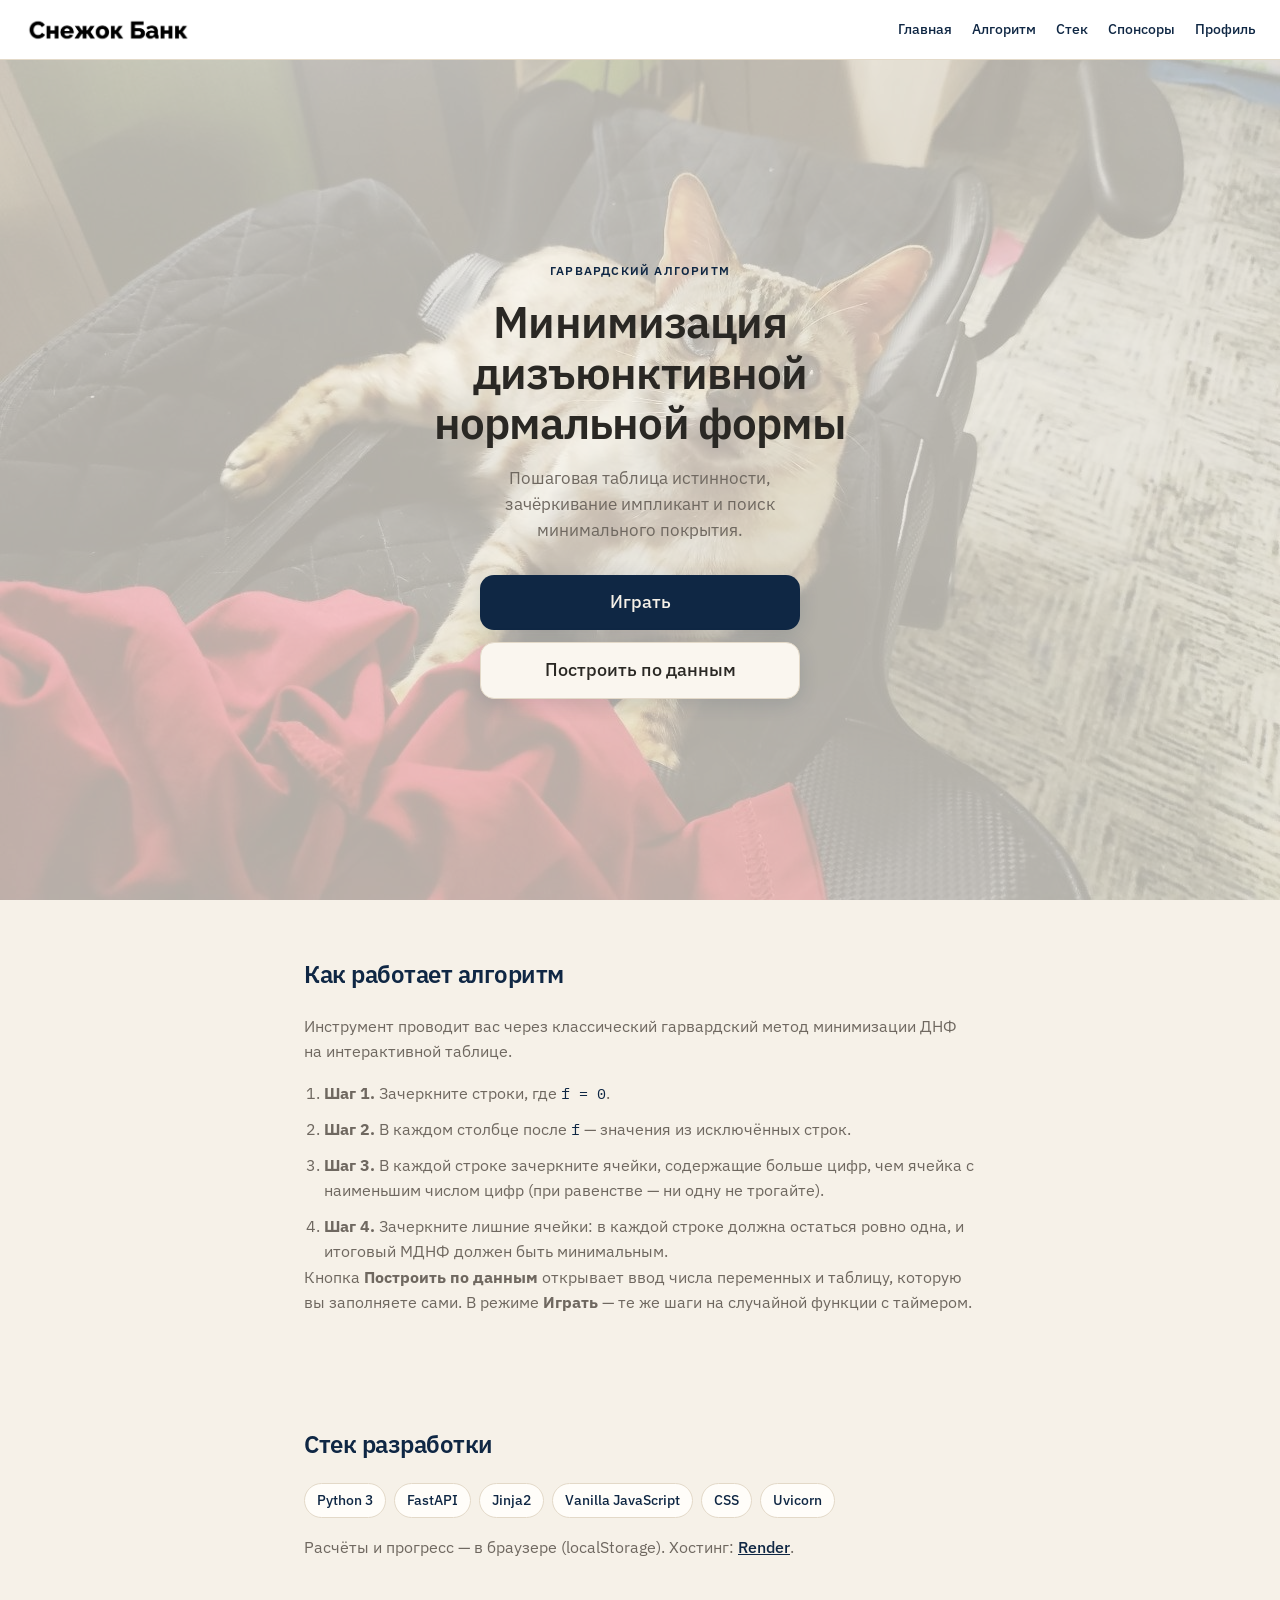
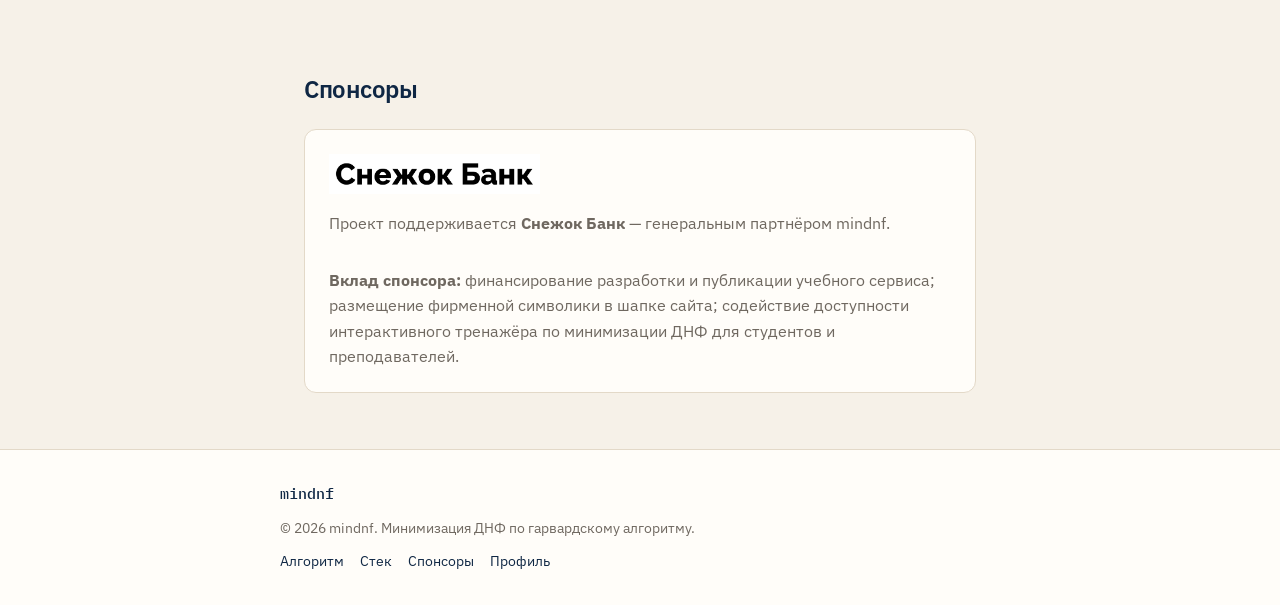
<file: templates/index.html>
<!DOCTYPE html>
<html lang="ru">
<head>
  <meta charset="UTF-8">
  <meta name="viewport" content="width=device-width, initial-scale=1.0">
  <title>mindnf — минимизация ДНФ</title>
  <link rel="preconnect" href="https://fonts.googleapis.com">
  <link rel="preconnect" href="https://fonts.gstatic.com" crossorigin>
  <link href="https://fonts.googleapis.com/css2?family=IBM+Plex+Sans:wght@400;500;600&family=IBM+Plex+Mono:wght@400;500&display=swap" rel="stylesheet">
  <link rel="stylesheet" href="/static/css/style.css?v=28">
</head>
<body>
  <header class="site-header site-header--global" id="site-header">
    <a class="site-header__logo" href="/" aria-label="На главную">
      <img src="/static/img/SB_logo.png" alt="Снежок Банк" width="160" height="40">
    </a>
    <button
      type="button"
      class="site-header__toggle"
      id="site-header-toggle"
      aria-expanded="false"
      aria-controls="site-header-nav"
    >
      <span class="site-header__toggle-icon" aria-hidden="true"></span>
      <span class="site-header__toggle-label">Меню</span>
    </button>
    <nav class="site-header__nav" id="site-header-nav" aria-label="Разделы">
      <a class="site-header__link site-header__link--home" href="/">Главная</a>
      <a class="site-header__link site-header__link--anchors" href="/#algorithm">Алгоритм</a>
      <a class="site-header__link site-header__link--anchors" href="/#stack">Стек</a>
      <a class="site-header__link site-header__link--anchors" href="/#sponsors">Спонсоры</a>
      <a class="site-header__link" href="/profile">Профиль</a>
    </nav>
  </header>

  <div class="game-flash game-flash--left" id="game-flash-left" aria-hidden="true"></div>
  <div class="game-flash game-flash--right" id="game-flash-right" aria-hidden="true"></div>

  <div class="game-fx game-step-burst" id="game-step-burst" hidden aria-hidden="true" role="dialog" aria-modal="true" aria-labelledby="game-step-burst-title">
    <div class="game-step-burst__panel">
      <p class="game-step-burst__title" id="game-step-burst-title">1 ШАГ</p>
      <p class="game-step-burst__hint" id="game-step-burst-hint"></p>
      <p class="game-step-burst__continue">Нажмите в любое место, чтобы продолжить</p>
    </div>
  </div>
  <div class="game-fx game-win-burst" id="game-win-burst" hidden aria-hidden="true">
    <span class="game-win-burst__mark" aria-hidden="true">✓</span>
  </div>

  <div class="site-toast" id="site-toast" role="status" hidden></div>

  <div class="page" id="page">
    <section class="landing" id="landing">
      <div class="hero">
        <img
          class="hero__image"
          src="/static/img/kot.jpg"
          alt=""
          width="1920"
          height="1440"
          fetchpriority="high"
        >
        <div class="hero__overlay" aria-hidden="true"></div>
        <div class="hero__content">
          <p class="hero__eyebrow">Гарвардский алгоритм</p>
          <h1 class="hero__title">Минимизация дизъюнктивной нормальной формы</h1>
          <p class="hero__text">
            Пошаговая таблица истинности, зачёркивание импликант и поиск минимального покрытия.
          </p>
          <div class="hero__actions">
            <button type="button" class="btn btn--primary btn--hero" id="btn-play-landing">
              Играть
            </button>
            <button type="button" class="btn btn--secondary btn--hero" id="btn-start-landing">
              Построить по данным
            </button>
          </div>
        </div>
      </div>

      <div class="landing-sections">
        <section class="info-block" id="algorithm">
          <h2 class="info-block__title">Как работает алгоритм</h2>
          <div class="info-block__body">
            <p>
              Инструмент проводит вас через классический гарвардский метод минимизации ДНФ
              на интерактивной таблице.
            </p>
            <ol class="info-block__steps">
              <li><strong>Шаг 1.</strong> Зачеркните строки, где <code>f = 0</code>.</li>
              <li><strong>Шаг 2.</strong> В каждом столбце после <code>f</code> — значения из исключённых строк.</li>
              <li><strong>Шаг 3.</strong> В каждой строке зачеркните ячейки, содержащие больше цифр, чем ячейка с наименьшим числом цифр (при равенстве — ни одну не трогайте).</li>
              <li><strong>Шаг 4.</strong> Зачеркните лишние ячейки: в каждой строке должна остаться ровно одна, и итоговый МДНФ должен быть минимальным.</li>
            </ol>
            <p>
              Кнопка <strong>Построить по данным</strong> открывает ввод числа переменных и таблицу,
              которую вы заполняете сами. В режиме <strong>Играть</strong> — те же шаги на случайной
              функции с таймером.
            </p>
          </div>
        </section>

        <section class="info-block" id="stack">
          <h2 class="info-block__title">Стек разработки</h2>
          <div class="info-block__body">
            <ul class="info-block__tags">
              <li>Python 3</li>
              <li>FastAPI</li>
              <li>Jinja2</li>
              <li>Vanilla JavaScript</li>
              <li>CSS</li>
              <li>Uvicorn</li>
            </ul>
            <p>
              Расчёты и прогресс — в браузере (localStorage). Хостинг:
              <a href="https://render.com" rel="noopener noreferrer">Render</a>.
            </p>
          </div>
        </section>

        <section class="info-block info-block--sponsors" id="sponsors">
          <h2 class="info-block__title">Спонсоры</h2>
          <div class="info-block__body info-block__sponsor-card">
            <img
              class="info-block__sponsor-logo"
              src="/static/img/SB_logo.png"
              alt="Снежок Банк"
              width="200"
              height="50"
            >
            <p>
              Проект поддерживается <strong>Снежок Банк</strong> — генеральным партнёром mindnf.
            </p>
            <p>
              <strong>Вклад спонсора:</strong> финансирование разработки и публикации учебного сервиса;
              размещение фирменной символики в шапке сайта; содействие доступности интерактивного
              тренажёра по минимизации ДНФ для студентов и преподавателей.
            </p>
          </div>
        </section>
      </div>

      <footer class="site-footer">
        <div class="site-footer__inner">
          <span class="site-footer__brand">mindnf</span>
          <p class="site-footer__copy">© 2026 mindnf. Минимизация ДНФ по гарвардскому алгоритму.</p>
          <nav class="site-footer__nav" aria-label="Подвал">
            <a href="#algorithm">Алгоритм</a>
            <a href="#stack">Стек</a>
            <a href="#sponsors">Спонсоры</a>
            <a href="/profile">Профиль</a>
          </nav>
        </div>
      </footer>
    </section>
  </div>

  <section class="overlay-panel" id="game-mode" hidden aria-hidden="true">
    <div class="setup__card">
      <h2 class="setup__title">Режим игры</h2>
      <p class="setup__subtitle">N = 3, случайная функция f</p>
      <button type="button" class="btn btn--primary btn--wide" id="btn-game-solo">Одиночная</button>
      <button type="button" class="btn btn--secondary btn--wide" id="btn-game-friend">Вызов по ссылке</button>
      <button type="button" class="btn btn--ghost btn--wide" id="btn-game-mode-back">Назад</button>
    </div>
  </section>

  <section class="overlay-panel" id="game-challenge" hidden aria-hidden="true">
    <div class="setup__card">
      <h2 class="setup__title">Вызов по ссылке</h2>
      <p class="setup__subtitle">
        Создайте задачу, пройдите её и отправьте ссылку другу — у него будет та же колонка&nbsp;f.
        После победы в ссылку попадут ваш ник из профиля и время для сравнения.
      </p>
      <button type="button" class="btn btn--primary btn--wide" id="btn-challenge-create">Создать вызов</button>
      <button type="button" class="btn btn--ghost btn--wide" id="btn-challenge-back">Назад</button>
    </div>
  </section>

  <section class="game-screen" id="game-screen" hidden aria-hidden="true">
      <div class="game-hud">
        <div class="game-hud__item">
          <span class="game-hud__label">Время</span>
          <span class="game-hud__value" id="game-timer">00:00.0</span>
        </div>
        <div class="game-hud__item game-hud__item--grow">
          <span class="game-hud__label" id="game-step-label">Шаг 1 из 3</span>
          <p class="game-challenge-banner" id="game-challenge-banner" hidden></p>
          <p class="game-hud__hint" id="game-hint"></p>
        </div>
      </div>

      <div class="game-table-wrap" id="game-table-wrap">
        <table class="truth-table" id="game-truth-table">
          <thead id="game-table-head"></thead>
          <tbody id="game-table-body"></tbody>
        </table>

        <div class="game-instruction" id="game-instruction">
          <div class="setup__card game-instruction__card">
            <h2 class="setup__title">Инструкция</h2>
            <p class="game-instruction__text">
              Выполните шаги гарвардского алгоритма. Для быстрого зачёркивания строк используйте
              <strong>номера строк</strong> слева, ячейки <strong>f</strong> или любые ячейки в строке.
              Неверные клики не засчитываются — экран слегка мигнёт красным.
            </p>
            <ol class="info-block__steps game-instruction__steps">
              <li>Зачеркните все строки, где <code>f = 0</code>.</li>
              <li>В столбцах после <code>f</code> — все совпадающие комбинации из этих строк.</li>
              <li>В каждой строке зачеркните ячейки с бо́льшим числом цифр, чем у ячейки с наименьшим их числом.</li>
              <li>Зачеркните ячейки, не попавшие в минимальный ответ (ошибки не учитываются).</li>
            </ol>
            <button type="button" class="btn btn--primary btn--wide" id="btn-game-instruction-start">
              Начать
            </button>
          </div>
        </div>
      </div>
  </section>

  <section class="overlay-panel" id="setup" hidden aria-hidden="true">
      <div class="setup__card">
        <h2 class="setup__title">Введите число переменных</h2>
        <label class="setup__field" for="var-count">
          <span class="setup__label">n</span>
          <input
            type="number"
            id="var-count"
            class="setup__input"
            min="1"
            max="8"
            value="3"
            inputmode="numeric"
            autocomplete="off"
          >
        </label>
        <button type="button" class="btn btn--primary" id="btn-start-setup">
          Продолжить
        </button>
        <p class="setup__error" id="setup-error" hidden></p>
      </div>
  </section>

  <section class="workbench" id="workbench" hidden aria-hidden="true">
      <div class="workbench__inner">
        <header class="workbench__header">
          <h1 class="workbench__title">
            Минимизация ДНФ (<span id="title-n">N=3</span>)
          </h1>
          <label class="workbench__n-field" for="workbench-n">
            <span class="workbench__n-label">Число переменных N:</span>
            <input
              type="number"
              id="workbench-n"
              class="workbench__n-input"
              min="1"
              max="8"
              value="3"
            >
          </label>
        </header>

        <div class="workbench__table-wrap">
          <table class="truth-table" id="truth-table">
            <thead id="truth-table-head"></thead>
            <tbody id="truth-table-body"></tbody>
          </table>
        </div>

        <button type="button" class="btn btn--secondary btn--wide" id="btn-next">
          Далее
        </button>

        <footer class="workbench__result">
          Результат МДНФ: <span id="result-mdnf">—</span>
        </footer>
      </div>
  </section>

  <div class="overlay-panel overlay-panel--modal" id="game-result" hidden>
    <div class="setup__card game-result__card">
      <h2 class="setup__title">Победа!</h2>
      <p class="game-result__label">МДНФ</p>
      <p class="game-result__mdnf" id="game-result-mdnf">—</p>
      <p class="game-result__meta">
        Время: <strong id="game-result-time">—</strong><br>
        Лучшее: <strong id="game-result-best">—</strong>
      </p>
      <p class="game-result__vs" id="game-result-vs" hidden></p>
      <div class="game-result__challenge" id="game-result-challenge" hidden>
        <p class="game-result__label">Ссылка для друга</p>
        <div class="challenge-url-row">
          <input
            type="text"
            class="challenge-url__input"
            id="game-challenge-url"
            readonly
            aria-label="Ссылка на вызов"
          >
          <button type="button" class="btn btn--secondary" id="btn-copy-challenge">Копировать</button>
        </div>
        <p class="game-result__challenge-hint">Отправьте ссылку — друг откроет ту же задачу и сравнит время с вашим.</p>
      </div>
      <button type="button" class="btn btn--primary btn--wide" id="btn-game-play-again">Играть ещё раз</button>
      <button type="button" class="btn btn--secondary btn--wide" id="btn-game-main-menu">Главное меню</button>
    </div>
  </div>

  <script src="/static/js/header.js?v=44"></script>
  <script src="/static/js/game-store.js?v=44"></script>
  <script src="/static/js/profile-store.js?v=44"></script>
  <script src="/static/js/game-challenge.js?v=44"></script>
  <script src="/static/js/table.js?v=44"></script>
  <script src="/static/js/main.js?v=44"></script>
  <script src="/static/js/game.js?v=44"></script>
</body>
</html>
</file>
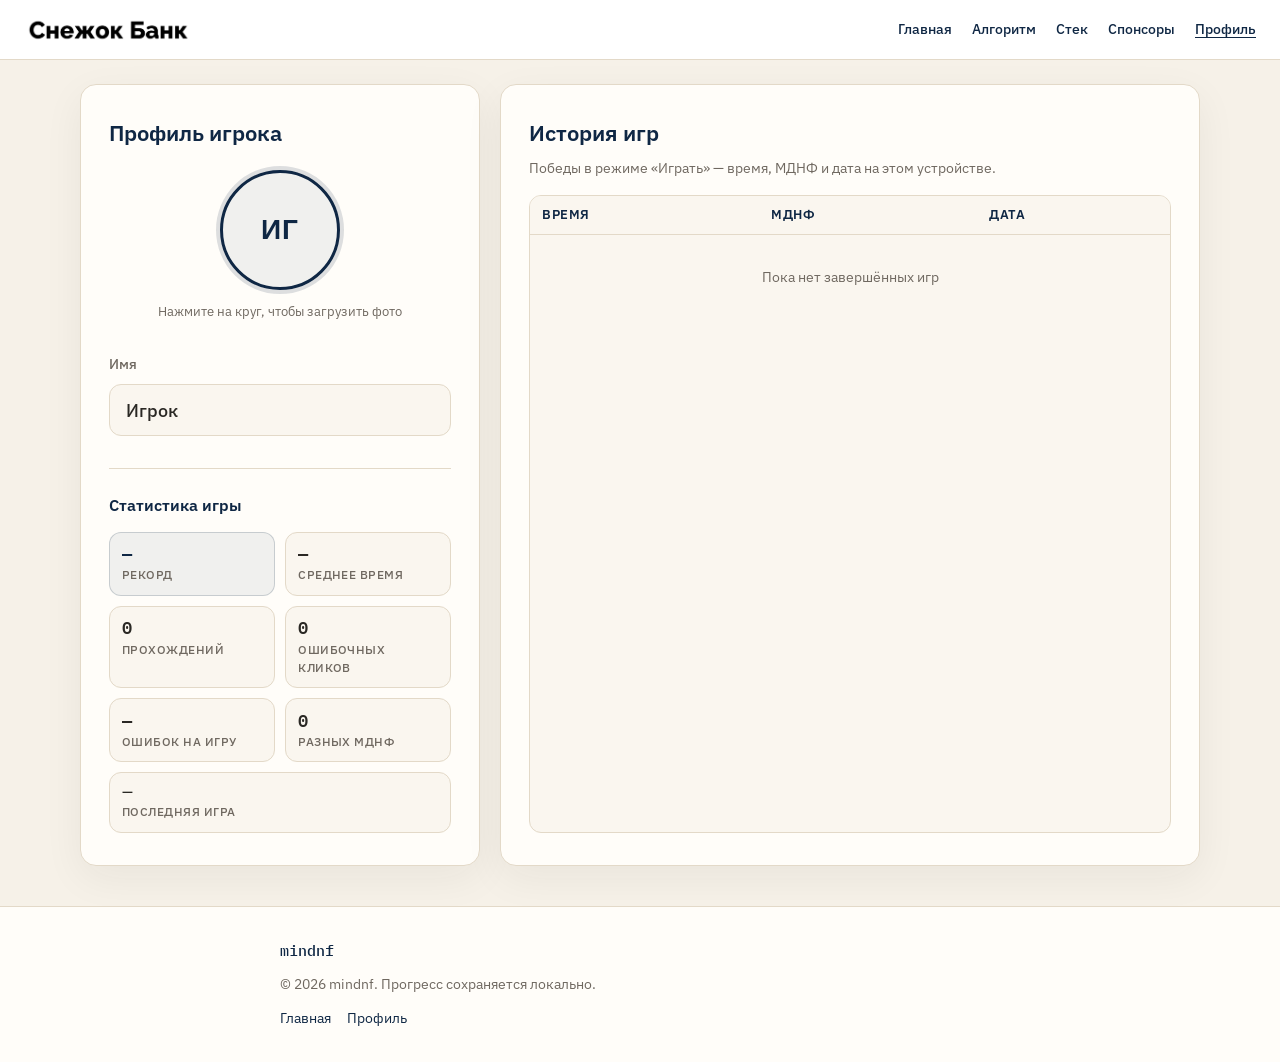
<file: templates/profile.html>
<!DOCTYPE html>
<html lang="ru">
<head>
  <meta charset="UTF-8">
  <meta name="viewport" content="width=device-width, initial-scale=1.0">
  <title>Профиль — mindnf</title>
  <link rel="preconnect" href="https://fonts.googleapis.com">
  <link rel="preconnect" href="https://fonts.gstatic.com" crossorigin>
  <link href="https://fonts.googleapis.com/css2?family=IBM+Plex+Sans:wght@400;500;600&family=IBM+Plex+Mono:wght@400;500&display=swap" rel="stylesheet">
  <link rel="stylesheet" href="/static/css/style.css?v=31">
</head>
<body class="body--profile">
  <header class="site-header site-header--global" id="site-header">
    <a class="site-header__logo" href="/" aria-label="На главную">
      <img src="/static/img/SB_logo.png" alt="Снежок Банк" width="160" height="40">
    </a>
    <button
      type="button"
      class="site-header__toggle"
      id="site-header-toggle"
      aria-expanded="false"
      aria-controls="site-header-nav"
    >
      <span class="site-header__toggle-icon" aria-hidden="true"></span>
      <span class="site-header__toggle-label">Меню</span>
    </button>
    <nav class="site-header__nav" id="site-header-nav" aria-label="Навигация">
      <a class="site-header__link" href="/">Главная</a>
      <a class="site-header__link" href="/#algorithm">Алгоритм</a>
      <a class="site-header__link" href="/#stack">Стек</a>
      <a class="site-header__link" href="/#sponsors">Спонсоры</a>
      <a class="site-header__link site-header__link--active" href="/profile">Профиль</a>
    </nav>
  </header>

  <main class="profile-page">
    <div class="profile-layout">
      <div class="profile-card">
        <h1 class="profile-card__title">Профиль игрока</h1>

        <div class="profile-avatar-wrap">
          <button
            type="button"
            class="profile-avatar"
            id="profile-avatar"
            aria-label="Загрузить аватар"
          >
            <span class="profile-avatar__initials" id="profile-avatar-initials">?</span>
          </button>
          <input
            type="file"
            id="profile-avatar-input"
            class="profile-avatar-input"
            accept="image/jpeg,image/png,image/webp,image/gif"
            hidden
          >
          <p class="profile-avatar__caption">Нажмите на круг, чтобы загрузить фото</p>
          <button type="button" class="btn btn--ghost" id="profile-avatar-remove" hidden>
            Удалить аватар
          </button>
        </div>

        <label class="profile-name-field" for="profile-name">
          <span class="profile-name-field__label">Имя</span>
          <input
            type="text"
            id="profile-name"
            class="profile-name-field__input"
            maxlength="32"
            autocomplete="nickname"
            placeholder="Введите имя"
          >
        </label>

        <p class="profile-save-status" id="profile-save-status" hidden></p>

        <div class="profile-stats" id="profile-stats">
          <h2 class="profile-stats__title">Статистика игры</h2>
          <div class="profile-stats__grid">
            <div class="profile-stat profile-stat--highlight">
              <span class="profile-stat__value" id="profile-best-time">—</span>
              <span class="profile-stat__label">Рекорд</span>
            </div>
            <div class="profile-stat">
              <span class="profile-stat__value" id="profile-avg-time">—</span>
              <span class="profile-stat__label">Среднее время</span>
            </div>
            <div class="profile-stat">
              <span class="profile-stat__value" id="profile-games">0</span>
              <span class="profile-stat__label">Прохождений</span>
            </div>
            <div class="profile-stat">
              <span class="profile-stat__value" id="profile-flashes">0</span>
              <span class="profile-stat__label">Ошибочных кликов</span>
            </div>
            <div class="profile-stat">
              <span class="profile-stat__value" id="profile-flashes-per-game">—</span>
              <span class="profile-stat__label">Ошибок на игру</span>
            </div>
            <div class="profile-stat">
              <span class="profile-stat__value" id="profile-unique-mdnf">0</span>
              <span class="profile-stat__label">Разных МДНФ</span>
            </div>
            <div class="profile-stat profile-stat--wide">
              <span class="profile-stat__value profile-stat__value--small" id="profile-last-played">—</span>
              <span class="profile-stat__label">Последняя игра</span>
            </div>
          </div>
        </div>
      </div>

      <section class="profile-card profile-history" aria-labelledby="profile-history-title">
        <h2 class="profile-card__title" id="profile-history-title">История игр</h2>
        <p class="profile-card__hint profile-history__hint">
          Победы в режиме «Играть» — время, МДНФ и дата на этом устройстве.
        </p>
        <div class="profile-history__table-wrap">
          <table class="profile-history__table">
            <thead>
              <tr>
                <th scope="col">Время</th>
                <th scope="col">МДНФ</th>
                <th scope="col">Дата</th>
              </tr>
            </thead>
            <tbody id="profile-history-body">
              <tr class="profile-history__empty">
                <td colspan="3">Пока нет завершённых игр</td>
              </tr>
            </tbody>
          </table>
        </div>
      </section>
    </div>
  </main>

  <footer class="site-footer">
    <div class="site-footer__inner">
      <span class="site-footer__brand">mindnf</span>
      <p class="site-footer__copy">© 2026 mindnf. Прогресс сохраняется локально.</p>
      <nav class="site-footer__nav" aria-label="Подвал">
        <a href="/">Главная</a>
        <a href="/profile">Профиль</a>
      </nav>
    </div>
  </footer>

  <script src="/static/js/header.js?v=31"></script>
  <script src="/static/js/game-store.js?v=31"></script>
  <script src="/static/js/profile-store.js?v=31"></script>
  <script src="/static/js/profile.js?v=31"></script>
</body>
</html>
</file>
<file: static/css/style.css>
*,
*::before,
*::after {
  box-sizing: border-box;
  margin: 0;
  padding: 0;
}

[hidden] {
  display: none !important;
}

:root {
  --bg: #f6f1e8;
  --surface: #fffdf9;
  --surface-raised: #faf6ef;
  --border: #e3d9c8;
  --border-strong: #cfc3ae;
  --text: #2a2824;
  --muted: #6f6860;
  --accent: #0f2744;
  --accent-hover: #1a3a5c;
  --accent-glow: rgba(15, 39, 68, 0.14);
  --accent-soft: rgba(15, 39, 68, 0.06);
  --error: #b42318;
  --radius: 12px;
  --ease: cubic-bezier(0.4, 0, 0.2, 1);
  --duration: 0.55s;
}

html {
  scroll-behavior: smooth;
}

html,
body {
  min-height: 100%;
}

body {
  font-family: "IBM Plex Sans", system-ui, sans-serif;
  background: var(--bg);
  color: var(--text);
  line-height: 1.55;
  -webkit-font-smoothing: antialiased;
}

.page {
  position: relative;
  min-height: 100vh;
  padding-top: 3.5rem;
}

.page--setup,
.page--workbench,
.page--game-mode,
.page--game {
  overflow: hidden;
  height: calc(100vh - 3.5rem);
  min-height: 0;
}

.page--hidden-landing .landing {
  opacity: 0;
  visibility: hidden;
  pointer-events: none;
  position: fixed;
  inset: 3.5rem 0 0;
}

/* —— Landing —— */

.landing {
  transition:
    opacity var(--duration) var(--ease),
    visibility var(--duration) var(--ease);
}

/* Header (все страницы) */

.site-header {
  position: fixed;
  top: 0;
  left: 0;
  right: 0;
  z-index: 200;
  display: flex;
  align-items: center;
  justify-content: space-between;
  gap: 1.5rem;
  padding: 0.85rem 1.5rem;
  background: #ffffff;
  border-bottom: 1px solid var(--border);
}

.site-header--global {
  background: #ffffff;
}

body.app-game-mode .site-header__link--anchors,
body.app-setup .site-header__link--anchors,
body.app-workbench .site-header__link--anchors,
.page--game-mode .site-header__link--anchors,
.page--game .site-header__link--anchors,
.page--setup .site-header__link--anchors,
.page--workbench .site-header__link--anchors {
  display: none;
}

.site-header__logo {
  display: flex;
  align-items: center;
  flex-shrink: 0;
}

.site-header__logo img {
  display: block;
  height: 2rem;
  width: auto;
  max-width: min(180px, 40vw);
  object-fit: contain;
}

.site-header__nav {
  display: flex;
  flex-wrap: wrap;
  justify-content: flex-end;
  gap: 0.35rem 1.25rem;
}

.site-header__link {
  font-size: 0.9rem;
  font-weight: 500;
  color: var(--accent);
  text-decoration: none;
  transition: color 0.2s;
}

.site-header__link:hover {
  color: var(--accent-hover);
}

.site-header__toggle {
  display: none;
  align-items: center;
  gap: 0.4rem;
  padding: 0.4rem 0.65rem;
  font: inherit;
  font-size: 0.85rem;
  font-weight: 500;
  color: var(--accent);
  background: var(--surface-raised);
  border: 1px solid var(--border);
  border-radius: var(--radius);
  cursor: pointer;
  flex-shrink: 0;
}

.site-header__toggle:hover {
  color: var(--accent-hover);
  border-color: var(--border-strong);
}

.site-header__toggle-icon {
  position: relative;
  display: block;
  width: 1.1rem;
  height: 0.12rem;
  background: currentColor;
  border-radius: 1px;
  transition: background 0.2s ease;
}

.site-header__toggle-icon::before,
.site-header__toggle-icon::after {
  content: "";
  position: absolute;
  left: 0;
  width: 100%;
  height: 100%;
  background: currentColor;
  border-radius: 1px;
  transition: transform 0.2s ease, top 0.2s ease;
}

.site-header__toggle-icon::before {
  top: -0.38rem;
}

.site-header__toggle-icon::after {
  top: 0.38rem;
}

.site-header--open .site-header__toggle-icon {
  background: transparent;
}

.site-header--open .site-header__toggle-icon::before {
  top: 0;
  transform: rotate(45deg);
}

.site-header--open .site-header__toggle-icon::after {
  top: 0;
  transform: rotate(-45deg);
}

.site-header__toggle-label {
  line-height: 1;
}

/* Hero */

.hero {
  position: relative;
  display: flex;
  align-items: center;
  justify-content: center;
  min-height: calc(100svh - 3.5rem);
  min-height: calc(100vh - 3.5rem);
  overflow: hidden;
}

.hero__image {
  position: absolute;
  inset: 0;
  width: 100%;
  height: 100%;
  object-fit: cover;
  object-position: center;
}

.hero__overlay {
  position: absolute;
  inset: 0;
  background: rgba(246, 241, 232, 0.72);
  pointer-events: none;
}

.hero__content {
  position: relative;
  z-index: 1;
  max-width: 40rem;
  margin: 0 auto;
  padding: 3rem 1.5rem 3rem;
  text-align: center;
}

.hero__actions {
  display: flex;
  flex-direction: column;
  gap: 0.75rem;
  width: 100%;
  max-width: 20rem;
  margin: 0 auto;
}

.hero__eyebrow {
  display: inline-block;
  margin-bottom: 1rem;
  font-size: 0.75rem;
  font-weight: 600;
  letter-spacing: 0.1em;
  text-transform: uppercase;
  color: var(--accent);
}

.hero__title {
  font-size: clamp(1.75rem, 4.5vw, 2.75rem);
  font-weight: 600;
  line-height: 1.15;
  letter-spacing: -0.02em;
  margin-bottom: 1rem;
  color: var(--text);
}

.hero__text {
  font-size: 1.05rem;
  color: var(--muted);
  margin-bottom: 2rem;
  max-width: 36ch;
  margin-left: auto;
  margin-right: auto;
}

/* Info sections */

.landing-sections {
  background: var(--bg);
}

.info-block {
  max-width: 720px;
  margin: 0 auto;
  padding: 3.5rem 1.5rem;
  scroll-margin-top: 4.5rem;
}

.info-block__title {
  font-size: 1.5rem;
  font-weight: 600;
  letter-spacing: -0.02em;
  margin-bottom: 1.25rem;
  color: var(--accent);
}

.info-block__body {
  color: var(--muted);
  font-size: 1.02rem;
}

.info-block__body p + p,
.info-block__body ol {
  margin-top: 1rem;
}

.info-block__steps {
  padding-left: 1.25rem;
  display: flex;
  flex-direction: column;
  gap: 0.65rem;
}

.info-block__steps code {
  font-family: "IBM Plex Mono", monospace;
  font-size: 0.9em;
  color: var(--accent);
}

.info-block__tags {
  list-style: none;
  display: flex;
  flex-wrap: wrap;
  gap: 0.5rem;
  margin-bottom: 1rem;
}

.info-block__tags li {
  padding: 0.35rem 0.75rem;
  font-size: 0.875rem;
  font-weight: 500;
  color: var(--accent);
  background: var(--surface);
  border: 1px solid var(--border);
  border-radius: 999px;
}

.info-block__body a {
  color: var(--accent);
  font-weight: 500;
}

.info-block__sponsor-card {
  display: flex;
  flex-direction: column;
  align-items: flex-start;
  gap: 1rem;
  padding: 1.5rem;
  background: var(--surface);
  border: 1px solid var(--border);
  border-radius: var(--radius);
}

.info-block__sponsor-logo {
  height: 2.5rem;
  width: auto;
  object-fit: contain;
}

/* Site footer */

.site-footer {
  border-top: 1px solid var(--border);
  background: var(--surface);
  padding: 2rem 1.5rem;
}

.site-footer__inner {
  max-width: 720px;
  margin: 0 auto;
  display: flex;
  flex-direction: column;
  gap: 0.75rem;
}

.site-footer__brand {
  font-family: "IBM Plex Mono", monospace;
  font-size: 0.95rem;
  font-weight: 500;
  color: var(--accent);
}

.site-footer__copy {
  font-size: 0.875rem;
  color: var(--muted);
}

.site-footer__nav {
  display: flex;
  flex-wrap: wrap;
  gap: 1rem;
}

.site-footer__nav a {
  font-size: 0.875rem;
  color: var(--accent);
  text-decoration: none;
}

.site-footer__nav a:hover {
  text-decoration: underline;
}

@media (max-width: 640px) {
  .site-header {
    flex-wrap: wrap;
    align-items: center;
    padding: 0.6rem 1rem;
    gap: 0;
  }

  .site-header__logo {
    flex: 1;
    min-width: 0;
  }

  .site-header__toggle {
    display: inline-flex;
  }

  .site-header__nav {
    display: none;
    width: 100%;
    flex-direction: column;
    align-items: stretch;
    gap: 0;
    margin-top: 0.5rem;
    padding-top: 0.5rem;
    border-top: 1px solid var(--border);
  }

  .site-header--open .site-header__nav {
    display: flex;
  }

  .site-header__link {
    padding: 0.55rem 0.15rem;
  }

  .hero__content {
    padding-top: 5rem;
  }
}

/* —— Overlay panels —— */

.overlay-panel {
  position: fixed;
  top: 3.5rem;
  left: 0;
  right: 0;
  bottom: 0;
  z-index: 150;
  display: none;
  align-items: center;
  justify-content: center;
  padding: 2rem;
  background: rgba(246, 241, 232, 0.85);
  backdrop-filter: blur(4px);
}

.overlay-panel.is-visible {
  display: flex;
}

.overlay-panel--modal {
  z-index: 200;
  background: rgba(42, 40, 36, 0.4);
}

.setup__subtitle {
  text-align: center;
  font-size: 0.9rem;
  color: var(--muted);
  margin-top: -0.5rem;
}

.setup__card {
  width: 100%;
  max-width: 380px;
  padding: 2.25rem 2rem;
  background: var(--surface);
  border: 1px solid var(--border);
  border-radius: calc(var(--radius) + 4px);
  box-shadow: 0 12px 40px rgba(42, 40, 36, 0.08);
  display: flex;
  flex-direction: column;
  gap: 1.5rem;
  transform: translateY(1.5rem) scale(0.97);
  transition:
    transform calc(var(--duration) + 0.1s) var(--ease),
    opacity var(--duration) var(--ease);
}

.page--setup .setup__card {
  transform: translateY(0) scale(1);
}

.setup__title {
  font-size: 1.25rem;
  font-weight: 600;
  text-align: center;
  letter-spacing: -0.01em;
}

.setup__field {
  display: flex;
  align-items: stretch;
  border: 1px solid var(--border);
  border-radius: var(--radius);
  overflow: hidden;
  background: var(--surface-raised);
  transition: border-color 0.2s, box-shadow 0.2s;
}

.setup__field:focus-within {
  border-color: var(--accent);
  box-shadow: 0 0 0 3px var(--accent-glow);
}

.setup__label {
  display: flex;
  align-items: center;
  justify-content: center;
  padding: 0 1rem;
  font-family: "IBM Plex Mono", monospace;
  font-size: 0.9rem;
  color: var(--muted);
  background: var(--accent-soft);
  border-right: 1px solid var(--border);
}

.setup__input {
  flex: 1;
  min-width: 0;
  padding: 0.85rem 1rem;
  font-family: "IBM Plex Mono", monospace;
  font-size: 1.1rem;
  color: var(--text);
  background: transparent;
  border: none;
  outline: none;
}

.setup__input::-webkit-outer-spin-button,
.setup__input::-webkit-inner-spin-button {
  -webkit-appearance: none;
  margin: 0;
}

.setup__input[type="number"] {
  -moz-appearance: textfield;
  appearance: textfield;
}

/* —— Buttons —— */

.btn {
  display: inline-flex;
  align-items: center;
  justify-content: center;
  gap: 0.5rem;
  font-family: inherit;
  font-size: 1rem;
  font-weight: 500;
  line-height: 1;
  padding: 0.9rem 1.5rem;
  border: none;
  border-radius: var(--radius);
  cursor: pointer;
  transition:
    background 0.2s,
    transform 0.15s,
    box-shadow 0.2s;
}

.btn--primary {
  color: #f6f1e8;
  background: var(--accent);
}

.btn--primary:hover {
  background: var(--accent-hover);
}

.btn--primary:active {
  transform: scale(0.98);
}

.btn--hero {
  width: 100%;
  padding: 1.15rem 2rem;
  font-size: 1.125rem;
  border-radius: calc(var(--radius) + 2px);
  box-shadow: 0 4px 20px var(--accent-glow);
}

.btn--hero:hover {
  box-shadow: 0 6px 28px var(--accent-glow);
}

#btn-start-setup {
  width: 100%;
}

.setup__error {
  font-size: 0.875rem;
  color: var(--error);
  text-align: center;
}

/* —— Workbench —— */

.workbench {
  position: fixed;
  top: 3.5rem;
  left: 0;
  right: 0;
  bottom: 0;
  z-index: 130;
  display: none;
  background: var(--bg);
  overflow: hidden;
}

.workbench.is-visible {
  display: block;
}

.workbench__inner {
  display: flex;
  flex-direction: column;
  height: 100%;
  padding: 1.25rem 1.5rem 1rem;
  gap: 0.85rem;
}

.workbench__header {
  display: flex;
  flex-wrap: wrap;
  align-items: center;
  justify-content: space-between;
  gap: 1rem;
  flex-shrink: 0;
}

.workbench__title {
  font-size: 1.125rem;
  font-weight: 600;
  letter-spacing: -0.01em;
}

.workbench__n-field {
  display: flex;
  align-items: center;
  gap: 0.65rem;
}

.workbench__n-label {
  font-size: 0.9rem;
  color: var(--muted);
  white-space: nowrap;
}

.workbench__n-input {
  width: 4.5rem;
  padding: 0.45rem 0.55rem;
  font-family: "IBM Plex Mono", monospace;
  font-size: 1rem;
  color: var(--text);
  background: var(--surface);
  border: 1px solid var(--border);
  border-radius: 8px;
  outline: none;
}

.workbench__n-input:focus {
  border-color: var(--accent);
  box-shadow: 0 0 0 3px var(--accent-glow);
}

.workbench__table-wrap {
  flex: 1;
  min-height: 0;
  overflow: auto;
  border: 1px solid var(--border);
  border-radius: var(--radius);
  background: var(--surface);
}

.truth-table {
  width: max-content;
  min-width: 100%;
  border-collapse: collapse;
  font-family: "IBM Plex Mono", monospace;
  font-size: 0.9rem;
}

.truth-table th,
.truth-table td {
  border: 1px solid var(--border);
  padding: 0.35rem 0.65rem;
  text-align: center;
  white-space: nowrap;
}

.truth-table thead th {
  position: sticky;
  top: 0;
  z-index: 1;
  background: var(--surface-raised);
  font-weight: 500;
  color: var(--text);
}

.truth-table tbody tr:nth-child(even) {
  background: var(--accent-soft);
}

.truth-table__num {
  color: var(--muted);
  background: rgba(15, 39, 68, 0.04);
  min-width: 2.5rem;
}

.truth-table__bit {
  color: var(--text);
}

.truth-table__algo-col {
  color: var(--muted);
}

.truth-table__algo-col--struck {
  background: var(--accent);
  color: #f6f1e8;
  text-decoration: line-through;
  text-decoration-color: rgba(246, 241, 232, 0.65);
  text-decoration-thickness: 1.5px;
}

.truth-table__algo-col--min {
  box-shadow: inset 0 0 0 2px var(--accent);
  font-weight: 600;
  color: var(--accent);
}

.truth-table__f {
  cursor: pointer;
  user-select: none;
  min-width: 2.25rem;
  transition: background 0.15s, color 0.15s;
}

.truth-table__f:hover {
  background: var(--accent-soft);
}

.truth-table__f--locked {
  cursor: default;
  pointer-events: none;
}

.truth-table__f--locked:hover {
  background: transparent;
}

/* В игре f заблокирован по значению, но клик по ячейке зачёркивает строку (шаг 1) */
.game-table-wrap .truth-table__f--locked {
  pointer-events: auto;
  cursor: pointer;
}

.game-table-wrap .truth-table__f--locked:hover {
  background: var(--accent-soft);
}

.truth-table__f--one {
  color: var(--accent);
  font-weight: 600;
  background: var(--accent-soft);
}

.truth-table__row--zero td:not(.truth-table__bit--before):not(.truth-table__num) {
  background: var(--accent);
  color: #f6f1e8;
  border-color: var(--accent-hover);
  text-decoration: line-through;
  text-decoration-color: rgba(246, 241, 232, 0.65);
  text-decoration-thickness: 1.5px;
}

.truth-table__row--zero .truth-table__num {
  background: var(--accent-hover);
  color: rgba(246, 241, 232, 0.85);
}

.truth-table__row--zero .truth-table__bit--before {
  background: var(--surface);
  color: var(--text);
  border-color: var(--border);
  text-decoration: none;
}

.truth-table__row--zero .truth-table__f {
  color: #f6f1e8;
  font-weight: 500;
  text-decoration: line-through;
}

.truth-table__sep {
  border-right-width: 2px;
  border-right-color: var(--border-strong);
}

.btn--secondary {
  color: var(--text);
  background: var(--surface-raised);
  border: 1px solid var(--border);
  flex-shrink: 0;
}

.btn--secondary:hover:not(:disabled) {
  background: #efe8db;
  border-color: var(--border-strong);
}

.btn--secondary:disabled {
  opacity: 0.45;
  cursor: not-allowed;
}

.btn--wide {
  width: 100%;
  padding: 0.85rem;
}

.workbench__result {
  flex-shrink: 0;
  font-size: 0.95rem;
  color: var(--muted);
  padding-top: 0.15rem;
}

#result-mdnf {
  color: var(--accent);
  font-family: "IBM Plex Mono", monospace;
  font-weight: 500;
  word-break: break-word;
}

/* —— Profile page —— */

.body--profile {
  min-height: 100vh;
  display: flex;
  flex-direction: column;
}

.body--profile .site-header {
  flex-shrink: 0;
  width: 100%;
  box-sizing: border-box;
}

.site-header--static {
  position: static;
}

.site-header__link--active {
  text-decoration: underline;
  text-underline-offset: 0.2em;
}

.profile-page {
  flex: 1;
  display: flex;
  align-items: stretch;
  justify-content: center;
  padding: calc(3.5rem + 1.75rem) 1.5rem 2.5rem;
  min-height: 0;
}

@media (max-width: 640px) {
  .body--profile .site-header__toggle {
    display: inline-flex;
  }

  .body--profile .site-header__nav {
    display: none;
    width: 100%;
  }

  .body--profile .site-header--open .site-header__nav {
    display: flex;
  }

  .profile-page {
    padding-top: calc(3.25rem + 1.25rem);
  }
}

@media (min-width: 641px) {
  .body--profile .site-header__toggle {
    display: none;
  }

  .body--profile .site-header__nav {
    display: flex;
  }
}

.profile-layout {
  display: grid;
  grid-template-columns: minmax(280px, 400px) minmax(0, 1fr);
  gap: 1.25rem;
  width: 100%;
  max-width: 1120px;
  align-items: stretch;
}

.profile-card {
  display: flex;
  flex-direction: column;
  width: 100%;
  min-height: 0;
  padding: 2rem 1.75rem;
  background: var(--surface);
  border: 1px solid var(--border);
  border-radius: calc(var(--radius) + 4px);
  box-shadow: 0 12px 40px rgba(42, 40, 36, 0.06);
}

.profile-card__title {
  font-size: 1.35rem;
  font-weight: 600;
  color: var(--accent);
  margin-bottom: 0.5rem;
}

.profile-layout > .profile-card:first-child .profile-card__title {
  margin-bottom: 1.25rem;
}

.profile-card__hint {
  font-size: 0.875rem;
  color: var(--muted);
  margin-bottom: 2rem;
  line-height: 1.5;
}

.profile-avatar-wrap {
  display: flex;
  flex-direction: column;
  align-items: center;
  gap: 0.75rem;
  margin-bottom: 2rem;
}

.profile-avatar {
  width: 7.5rem;
  height: 7.5rem;
  padding: 0;
  border-radius: 50%;
  border: 3px solid var(--accent);
  background: var(--accent-soft) center / cover no-repeat;
  display: flex;
  align-items: center;
  justify-content: center;
  box-shadow: 0 0 0 4px var(--accent-glow);
  cursor: pointer;
  transition: transform 0.15s, box-shadow 0.2s;
}

.profile-avatar:hover {
  transform: scale(1.03);
  box-shadow: 0 0 0 5px var(--accent-glow);
}

.profile-avatar--has-image .profile-avatar__initials {
  display: none;
}

.profile-avatar__initials {
  font-size: 1.75rem;
  font-weight: 600;
  color: var(--accent);
  letter-spacing: 0.04em;
  user-select: none;
}

.profile-avatar__caption {
  font-size: 0.8rem;
  color: var(--muted);
  text-align: center;
}

.profile-name-field {
  display: flex;
  flex-direction: column;
  gap: 0.5rem;
}

.profile-name-field__label {
  font-size: 0.875rem;
  font-weight: 500;
  color: var(--muted);
}

.profile-name-field__input {
  width: 100%;
  padding: 0.85rem 1rem;
  font-family: inherit;
  font-size: 1.1rem;
  font-weight: 500;
  color: var(--text);
  background: var(--surface-raised);
  border: 1px solid var(--border);
  border-radius: var(--radius);
  outline: none;
  transition: border-color 0.2s, box-shadow 0.2s;
}

.profile-name-field__input:focus {
  border-color: var(--accent);
  box-shadow: 0 0 0 3px var(--accent-glow);
}

.profile-save-status {
  margin-top: 1rem;
  font-size: 0.85rem;
  color: var(--accent);
  text-align: center;
}

.profile-save-status--error {
  color: var(--error);
}

.btn--ghost {
  margin-top: 0.35rem;
  padding: 0.5rem 0.85rem;
  font-family: inherit;
  font-size: 0.875rem;
  font-weight: 500;
  color: var(--muted);
  background: transparent;
  border: 1px solid var(--border);
  border-radius: var(--radius);
  cursor: pointer;
  transition: color 0.2s, border-color 0.2s;
}

.btn--ghost:hover {
  color: var(--accent);
  border-color: var(--accent);
}

/* —— Game —— */

.game-screen {
  position: fixed;
  top: 3.5rem;
  left: 0;
  right: 0;
  bottom: 0;
  z-index: 140;
  display: none;
  flex-direction: column;
  background: var(--bg);
  padding: 1rem 1.5rem;
  gap: 0.75rem;
}

.game-screen.is-visible {
  display: flex;
}

.game-hud {
  display: flex;
  flex-wrap: wrap;
  gap: 1rem;
  align-items: flex-start;
  flex-shrink: 0;
}

.game-hud__item {
  display: flex;
  flex-direction: column;
  gap: 0.2rem;
}

.game-hud__item--grow {
  flex: 1;
  min-width: 12rem;
}

.game-hud__label {
  font-size: 0.75rem;
  text-transform: uppercase;
  letter-spacing: 0.06em;
  color: var(--muted);
}

.game-hud__value {
  font-family: "IBM Plex Mono", monospace;
  font-size: 1.35rem;
  font-weight: 600;
  color: var(--accent);
}

.game-challenge-banner {
  margin: 0.35rem 0 0;
  padding: 0.35rem 0.55rem;
  font-size: 0.8rem;
  font-weight: 500;
  color: var(--accent);
  background: var(--accent-soft);
  border-radius: var(--radius);
  line-height: 1.35;
}

.game-hud__hint {
  font-size: 0.9rem;
  color: var(--muted);
  line-height: 1.45;
}

.game-table-wrap {
  position: relative;
  flex: 1;
  min-height: 0;
  overflow: auto;
  border: 1px solid var(--border);
  border-radius: var(--radius);
  background: var(--surface);
}

.game-table-wrap--dimmed .truth-table {
  filter: blur(3px);
  opacity: 0.45;
  pointer-events: none;
}

.game-instruction {
  position: absolute;
  inset: 0;
  display: flex;
  align-items: center;
  justify-content: center;
  padding: 1.5rem;
  background: rgba(246, 241, 232, 0.55);
  z-index: 2;
}

.game-instruction__card {
  max-width: 440px;
  max-height: 100%;
  overflow: auto;
}

.game-instruction__text {
  font-size: 0.95rem;
  color: var(--muted);
  line-height: 1.5;
}

.game-instruction__steps {
  margin: 1rem 0;
}

.game-mark {
  background: var(--accent) !important;
  color: #f6f1e8 !important;
  text-decoration: line-through;
  text-decoration-color: rgba(246, 241, 232, 0.65);
}

.game-mark-pop {
  animation: game-mark-pop 0.22s ease-out;
  transform-origin: center center;
}

@keyframes game-mark-pop {
  0% {
    transform: scale(1);
  }
  45% {
    transform: scale(0.96);
  }
  100% {
    transform: scale(1);
  }
}

@media (prefers-reduced-motion: reduce) {
  .game-mark-pop {
    animation: none;
  }
}

/* Мигание отключено — оставлено только плавное закрашивание .game-hint-done
@keyframes game-hint-blink {
  0%,
  100% {
    background: rgba(15, 39, 68, 0.04);
    color: var(--muted);
    box-shadow: none;
  }
  50% {
    background: rgba(34, 120, 70, 0.28);
    color: var(--accent);
    box-shadow: inset 0 0 0 2px rgba(34, 120, 70, 0.55);
  }
}

@keyframes game-hint-blink-header {
  0%,
  100% {
    background: var(--surface-raised);
    color: var(--text);
    box-shadow: none;
  }
  50% {
    background: rgba(34, 120, 70, 0.32);
    color: var(--accent);
    box-shadow: inset 0 0 0 2px rgba(34, 120, 70, 0.6);
  }
}

.truth-table thead th.game-hint-blink {
  animation: game-hint-blink-header 0.5s ease-in-out 3;
}

.truth-table__num.game-hint-blink {
  animation: game-hint-blink 0.5s ease-in-out 3;
}
*/

.truth-table thead th.game-hint-done {
  background: rgba(34, 120, 70, 0.32);
  color: var(--accent);
  box-shadow: inset 0 0 0 2px rgba(34, 120, 70, 0.6);
  transition:
    background 0.5s ease,
    color 0.5s ease,
    box-shadow 0.5s ease;
}

.truth-table__num.game-hint-done {
  background: rgba(34, 120, 70, 0.28);
  color: var(--accent);
  box-shadow: inset 0 0 0 2px rgba(34, 120, 70, 0.55);
  transition:
    background 0.5s ease,
    color 0.5s ease,
    box-shadow 0.5s ease;
}

.game-row-marked .truth-table__bit--before {
  background: var(--surface) !important;
  color: var(--text) !important;
  text-decoration: none !important;
}

.game-result__card {
  max-width: 420px;
}

.game-result__label {
  font-size: 0.8rem;
  text-transform: uppercase;
  letter-spacing: 0.08em;
  color: var(--muted);
  margin-bottom: 0.35rem;
}

.game-result__mdnf {
  font-family: "IBM Plex Mono", monospace;
  font-size: 1.05rem;
  font-weight: 600;
  color: var(--accent);
  word-break: break-word;
  margin-bottom: 1rem;
}

.game-result__meta {
  font-size: 0.95rem;
  color: var(--muted);
  line-height: 1.6;
  margin-bottom: 1.25rem;
}

.game-result__vs {
  font-size: 0.95rem;
  line-height: 1.5;
  margin: -0.5rem 0 1rem;
  padding: 0.65rem 0.75rem;
  border-radius: var(--radius);
  background: var(--surface-raised);
  border: 1px solid var(--border);
}

.game-result__vs--win {
  color: #1a6b3a;
  border-color: rgba(34, 120, 70, 0.35);
  background: rgba(34, 120, 70, 0.1);
}

.game-result__vs--lose {
  color: var(--text);
}

.game-result__challenge {
  margin-bottom: 1rem;
  text-align: left;
}

.game-result__challenge-hint {
  font-size: 0.8rem;
  color: var(--muted);
  line-height: 1.45;
  margin: 0.5rem 0 0;
}

.challenge-url-row {
  display: flex;
  flex-wrap: wrap;
  gap: 0.5rem;
  align-items: stretch;
}

.challenge-url__input {
  flex: 1;
  min-width: 0;
  font-family: "IBM Plex Mono", monospace;
  font-size: 0.75rem;
  padding: 0.5rem 0.65rem;
  border: 1px solid var(--border);
  border-radius: var(--radius);
  background: var(--surface);
  color: var(--text);
}

.challenge-url-row .btn {
  flex-shrink: 0;
}

/* —— Game FX (только режим «Играть») —— */

.game-fx {
  position: fixed;
  inset: 0;
  z-index: 260;
  display: flex;
  align-items: center;
  justify-content: center;
  pointer-events: none;
  opacity: 0;
  visibility: hidden;
  backdrop-filter: blur(0);
  -webkit-backdrop-filter: blur(0);
  background: rgba(246, 241, 232, 0);
  transition:
    opacity 0.32s ease,
    backdrop-filter 0.38s ease,
    background 0.38s ease,
    visibility 0s linear 0.32s;
}

.game-fx.is-active {
  opacity: 1;
  visibility: visible;
  backdrop-filter: blur(12px);
  -webkit-backdrop-filter: blur(12px);
  background: rgba(246, 241, 232, 0.78);
  transition:
    opacity 0.28s ease,
    backdrop-filter 0.35s ease,
    background 0.35s ease,
    visibility 0s;
}

.game-fx.is-leaving {
  opacity: 0;
  backdrop-filter: blur(0);
  -webkit-backdrop-filter: blur(0);
  background: rgba(246, 241, 232, 0);
}

.game-step-burst.is-interactive {
  pointer-events: auto;
  cursor: default;
}

.game-step-burst__panel {
  max-width: min(36rem, 92vw);
  padding: 0 1.5rem;
  text-align: center;
  transform: scale(0.12);
  opacity: 0;
}

.game-fx.is-active .game-step-burst__panel {
  animation: game-step-panel-pop 0.52s cubic-bezier(0.22, 1, 0.32, 1) forwards;
}

@keyframes game-step-panel-pop {
  0% {
    transform: scale(0.12);
    opacity: 0;
  }
  55% {
    transform: scale(1.06);
    opacity: 1;
  }
  100% {
    transform: scale(1);
    opacity: 1;
  }
}

.game-step-burst__title {
  margin: 0 0 1rem;
  font-family: "IBM Plex Sans", system-ui, sans-serif;
  font-size: clamp(2.25rem, 11vw, 4.5rem);
  font-weight: 600;
  line-height: 1.05;
  letter-spacing: 0.06em;
  color: var(--accent);
  text-shadow: 0 8px 32px rgba(15, 39, 68, 0.1);
}

.game-step-burst__hint {
  margin: 0 0 1.75rem;
  font-size: clamp(0.85rem, 2.6vw, 1rem);
  line-height: 1.5;
  color: var(--text);
}

.game-step-burst__continue {
  margin: 0;
  font-size: 0.8rem;
  line-height: 1.4;
  color: var(--muted);
}

.game-win-burst {
  z-index: 270;
}

.game-win-burst__mark {
  font-family: "IBM Plex Sans", system-ui, sans-serif;
  font-size: clamp(3.5rem, 14vw, 7rem);
  font-weight: 600;
  line-height: 1;
  color: var(--accent);
  transform: scale(0.1);
  opacity: 0;
}

.game-fx.is-active .game-win-burst__mark {
  animation: game-win-mark-pop 0.65s cubic-bezier(0.22, 1, 0.28, 1) forwards;
}

@keyframes game-win-mark-pop {
  0% {
    transform: scale(0.1);
    opacity: 0;
  }
  50% {
    transform: scale(1.12);
    opacity: 1;
  }
  100% {
    transform: scale(1);
    opacity: 1;
  }
}

.game-flash {
  position: fixed;
  top: 3.5rem;
  bottom: 0;
  width: 18vw;
  max-width: 140px;
  z-index: 300;
  pointer-events: none;
  opacity: 0;
  transition: opacity 0.2s ease;
}

.game-flash--left {
  left: 0;
}

.game-flash--right {
  right: 0;
}

.game-flash--red {
  opacity: 1;
  background: rgba(180, 35, 24, 0.22);
}

.game-flash--green {
  opacity: 1;
  background: rgba(34, 120, 70, 0.2);
}

.site-toast {
  position: fixed;
  top: 4.5rem;
  left: 50%;
  transform: translateX(-50%);
  z-index: 250;
  max-width: 90vw;
  padding: 0.75rem 1.25rem;
  background: var(--accent);
  color: #f6f1e8;
  font-size: 0.9rem;
  font-weight: 500;
  border-radius: var(--radius);
  box-shadow: 0 8px 24px rgba(15, 39, 68, 0.2);
}

.profile-history__hint {
  margin-bottom: 1rem;
}

.profile-history__table-wrap {
  flex: 1;
  min-height: 0;
  overflow: auto;
  border: 1px solid var(--border);
  border-radius: var(--radius);
  background: var(--surface-raised);
}

.profile-history__table {
  width: 100%;
  border-collapse: collapse;
  font-size: 0.875rem;
}

.profile-history__table th,
.profile-history__table td {
  padding: 0.55rem 0.75rem;
  text-align: left;
  border-bottom: 1px solid var(--border);
  vertical-align: top;
}

.profile-history__table thead th {
  position: sticky;
  top: 0;
  z-index: 1;
  background: var(--surface-raised);
  font-weight: 600;
  color: var(--accent);
  font-size: 0.8rem;
  text-transform: uppercase;
  letter-spacing: 0.04em;
}

.profile-history__table tbody tr:last-child td {
  border-bottom: none;
}

.profile-history__table tbody tr:nth-child(even) {
  background: rgba(15, 39, 68, 0.03);
}

.profile-history__time {
  font-family: "IBM Plex Mono", monospace;
  font-weight: 500;
  white-space: nowrap;
}

.profile-history__mdnf {
  font-family: "IBM Plex Mono", monospace;
  font-size: 0.8rem;
  word-break: break-word;
  max-width: 14rem;
}

.profile-history__date {
  color: var(--muted);
  white-space: nowrap;
  font-size: 0.8rem;
}

.profile-history__empty td {
  text-align: center;
  color: var(--muted);
  padding: 2rem 1rem !important;
}

@media (max-width: 840px) {
  .profile-layout {
    grid-template-columns: 1fr;
  }

  .profile-history {
    min-height: 280px;
  }
}

.profile-stats {
  margin-top: 2rem;
  padding-top: 1.5rem;
  border-top: 1px solid var(--border);
}

.profile-stats__title {
  font-size: 1rem;
  font-weight: 600;
  color: var(--accent);
  margin-bottom: 0.85rem;
}

.profile-stats__grid {
  display: grid;
  grid-template-columns: repeat(2, minmax(0, 1fr));
  gap: 0.65rem;
}

.profile-stat {
  display: flex;
  flex-direction: column;
  gap: 0.2rem;
  padding: 0.65rem 0.75rem;
  background: var(--surface-raised);
  border: 1px solid var(--border);
  border-radius: var(--radius);
}

.profile-stat--highlight {
  background: var(--accent-soft);
  border-color: rgba(15, 39, 68, 0.18);
}

.profile-stat--highlight .profile-stat__value {
  color: var(--accent);
}

.profile-stat--wide {
  grid-column: 1 / -1;
}

.profile-stat__value {
  font-family: "IBM Plex Mono", monospace;
  font-size: 1.05rem;
  font-weight: 600;
  color: var(--text);
  line-height: 1.2;
}

.profile-stat__value--small {
  font-size: 0.85rem;
  font-weight: 500;
  font-family: "IBM Plex Sans", system-ui, sans-serif;
}

.profile-stat__label {
  font-size: 0.72rem;
  font-weight: 500;
  text-transform: uppercase;
  letter-spacing: 0.04em;
  color: var(--muted);
}
</file>
